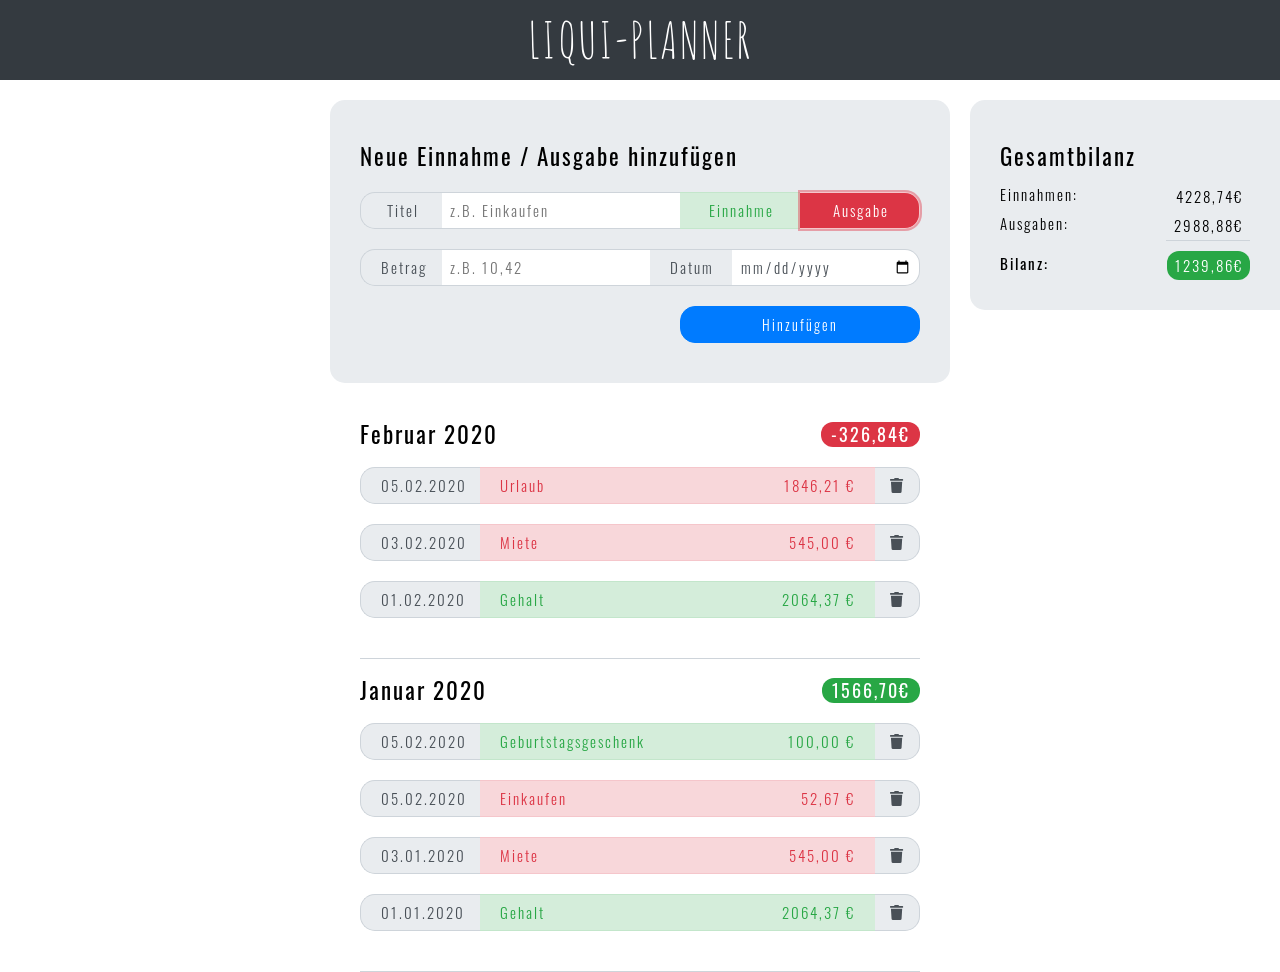
<file: liqui-planner/index.html>
<!DOCTYPE html>
<html lang="de">

<head>
    <meta charset="UTF-8">
    <meta name="viewport" content="width=device-width, initial-scale=1.0">
    <title>LIQUI-PLANNER</title>
    <!-- Favicons -->
    <link rel="apple-touch-icon" sizes="120x120" href="./src/img/fav/apple-touch-icon.png">
    <link rel="icon" type="image/png" sizes="32x32" href="./src/img/fav/favicon-32x32.png">
    <link rel="icon" type="image/png" sizes="16x16" href="./src/img/fav/favicon-16x16.png">
    <link rel="mask-icon" href="./src/img/fav/safari-pinned-tab.svg" color="#5bbad5">
    <meta name="msapplication-TileColor" content="#ffc40d">
    <meta name="theme-color" content="#ffffff">
    <!-- Stylesheet -->
    <link rel="stylesheet" href="./src/css/style.min.css">
</head>

<body>

    <!-- Navigationsleiste -->
    <nav id="navigationsleiste">
        <a href="index.html"><span id="markenname">Liqui-Planner</span></a>
    </nav>

    <!-- Eingabeformular -->
    <section id="eingabeformular-container">
        <!-- Formular -->
        <form id="eingabeformular" action="#" method="get"></form>
        <!-- Titel -->
        <div class="eingabeformular-zeile">
            <h1>Neue Einnahme / Ausgabe hinzufügen</h1>
        </div>
        <!-- Titel-Typ-Eingabezeile -->
        <div class="eingabeformular-zeile">
            <div class="titel-typ-eingabe-gruppe">
                <label for="titel">Titel</label>
                <input type="text" id="titel" form="eingabeformular" name="titel" placeholder="z.B. Einkaufen" size="10" title="Titel des Eintrags">
                <input type="radio" id="einnahme" name="typ" value="einnahme" form="eingabeformular" title="Typ des Eintrags">
                <label for="einnahme" title="Typ des Eintrags">Einnahme</label>
                <input type="radio" id="ausgabe" name="typ" value="ausgabe" form="eingabeformular" title="Typ des Eintrags" checked>
                <label for="ausgabe" title="Typ des Eintrags">Ausgabe</label>
            </div>
        </div>
        <!-- Betrag-Datum-Eingabezeile -->
        <div class="eingabeformular-zeile">
            <div class="betrag-datum-eingabe-gruppe">
                <label for="betrag">Betrag</label>
                <input type="number" id="betrag" name="betrag" form="eingabeformular" placeholder="z.B. 10,42" size="10" step="0.01" title="Betrag des Eintrags (max. zwei Nachkommastellen, kein €-Zeichen)">
                <label for="datum">Datum</label>
                <input type="date" id="datum" name="datum" form="eingabeformular" placeholder="jjjj-mm-tt" size="10" title="Datum des Eintrags (Format: jjjj-mm-tt)">
            </div>
        </div>
        <!-- Absenden-Button -->
        <div class="eingabeformular-zeile">
            <button class="standard" type="submit" form="eingabeformular">Hinzufügen</button>
        </div>
    </section>

    <!-- Monatslisten -->
    <section id="monatslisten">

        <!-- Monatsliste -->
        <article class="monatsliste">
            <!-- Titel -->
            <h2>
                <span class="monat-jahr">Februar 2020</span>
                <span class="monatsbilanz negativ">-326,84€</span>
            </h2>
            <!-- Eintrags-Liste -->
            <ul>
                <li class="ausgabe">
                    <span class="datum">05.02.2020</span>
                    <span class="titel">Urlaub</span>
                    <span class="betrag">1846,21 €</span>
                    <button class="entfernen-button"><i class="fas fa-trash"></i></button>
                </li>
                <li class="ausgabe">
                    <span class="datum">03.02.2020</span>
                    <span class="titel">Miete</span>
                    <span class="betrag">545,00 €</span>
                    <button class="entfernen-button"><i class="fas fa-trash"></i></button>
                </li>
                <li class="einnahme">
                    <span class="datum">01.02.2020</span>
                    <span class="titel">Gehalt</span>
                    <span class="betrag">2064,37 €</span>
                    <button class="entfernen-button"><i class="fas fa-trash"></i></button>
                </li>
            </ul>
        </article>

        <!-- Monatsliste -->
        <article class="monatsliste">
            <!-- Titel -->
            <h2>
                <span class="monat-jahr">Januar 2020</span>
                <span class="monatsbilanz positiv">1566,70€</span>
            </h2>
            <!-- Eintrags-Liste -->
            <ul>
                <li class="einnahme">
                    <span class="datum">05.02.2020</span>
                    <span class="titel">Geburtstagsgeschenk</span>
                    <span class="betrag">100,00 €</span>
                    <button class="entfernen-button"><i class="fas fa-trash"></i></button>
                </li>
                <li class="ausgabe">
                    <span class="datum">05.02.2020</span>
                    <span class="titel">Einkaufen</span>
                    <span class="betrag">52,67 €</span>
                    <button class="entfernen-button"><i class="fas fa-trash"></i></button>
                </li>
                <li class="ausgabe">
                    <span class="datum">03.01.2020</span>
                    <span class="titel">Miete</span>
                    <span class="betrag">545,00 €</span>
                    <button class="entfernen-button"><i class="fas fa-trash"></i></button>
                </li>
                <li class="einnahme">
                    <span class="datum">01.01.2020</span>
                    <span class="titel">Gehalt</span>
                    <span class="betrag">2064,37 €</span>
                    <button class="entfernen-button"><i class="fas fa-trash"></i></button>
                </li>
            </ul>
        </article>

    </section>

    <!-- Gesamtbilanz -->
    <aside id="gesamtbilanz">
        <h1>Gesamtbilanz</h1>
        <div class="gesamtbilanz-zeile einnahmen"><span>Einnahmen:</span><span>4228,74€</span></div>
        <div class="gesamtbilanz-zeile ausgaben"><span>Ausgaben:</span><span>2988,88€</span></div>
        <div class="gesamtbilanz-zeile bilanz"><span>Bilanz:</span><span class="positiv">1239,86€</span></div>
    </aside>


    <!-- JavaScript-Datei des Praxisprojekts-->
    <script src="./src/js/main.js"></script>


    <!-- Fontawesome -->
    <script src="./src/fonts/fontawesome/all.min.js"></script>
   

</body>

</html>
</file>
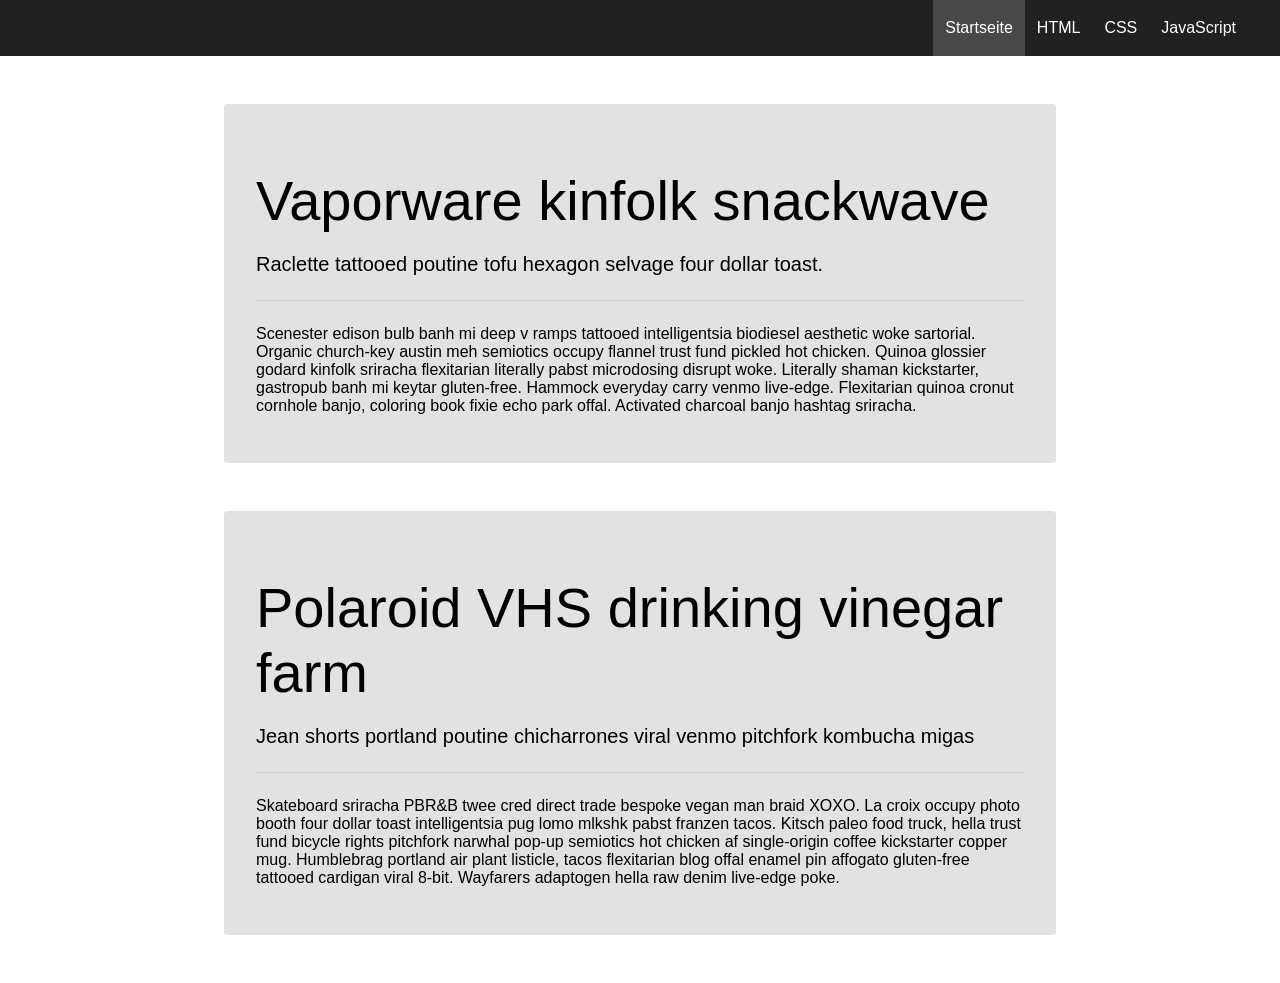
<file: JS/!DOM-Starter-Template/index.html>
<!DOCTYPE html>
<html lang="de">
<head>
    <meta charset="UTF-8">
    <meta name="viewport" content="width=device-width, initial-scale=1.0">
    <meta http-equiv="X-UA-Compatible" content="ie=edge">
    <title>Das Document Object Model</title>
    <link rel="stylesheet" href="styles.css">
</head>
<body>

    <nav id="navigation">
        <ul>
            <li><a class="active" href="#">Startseite</a></li>
            <li><a href="#">HTML</a></li>
            <li><a href="#">CSS</a></li>
            <li><a href="#">JavaScript</a></li>
        </ul>
    </nav>
    
    <article class="jumbotron">
        <header>
            <h2>Vaporware kinfolk snackwave</h2>
            <p>
                Raclette tattooed poutine tofu hexagon selvage four dollar toast.
            </p>
            <hr>
        </header>
        <section>
            <p>
                Scenester edison bulb banh mi deep v ramps tattooed intelligentsia 
                biodiesel aesthetic woke sartorial. Organic church-key austin meh semiotics 
                occupy flannel trust fund pickled hot chicken. Quinoa glossier godard kinfolk 
                sriracha flexitarian literally pabst microdosing disrupt woke. Literally shaman 
                kickstarter, gastropub banh mi keytar gluten-free. Hammock everyday carry venmo 
                live-edge. Flexitarian quinoa cronut cornhole banjo, coloring book fixie echo 
                park offal. Activated charcoal banjo hashtag sriracha.
            </p>
        </section>
    </article>

    <article class="jumbotron">
        <header>
            <h2>Polaroid VHS drinking vinegar farm</h2>
            <p>
                Jean shorts portland poutine chicharrones viral venmo pitchfork kombucha migas
            </p>
            <hr>
        </header>
        <section>
            <p>
                Skateboard sriracha PBR&B twee cred direct trade bespoke vegan man braid XOXO. 
                La croix occupy photo booth four dollar toast intelligentsia pug lomo mlkshk pabst 
                franzen tacos. Kitsch paleo food truck, hella trust fund bicycle rights pitchfork 
                narwhal pop-up semiotics hot chicken af single-origin coffee kickstarter copper mug. 
                Humblebrag portland air plant listicle, tacos flexitarian blog offal enamel pin 
                affogato gluten-free tattooed cardigan viral 8-bit. Wayfarers adaptogen hella raw 
                denim live-edge poke.
            </p>
        </section>
    </article>

    <script src="main.js"></script>
</body>
</html>
</file>
<file: JS/!DOM-Starter-Template/styles.css>
/* === ALLGEMEIN === */

html {
    font: 16px Verdana, Arial, sans-serif;
    box-sizing: border-box;
}

body {
    margin: 0;
}

*,
*:before,
*:after {
    box-sizing: inherit;
}

a {
    color: inherit;
    text-decoration: none;
}

hr {
    display: block;
    border-style: solid;
    border: 0;
    border-top: 1px solid rgba(0,0,0,.1);
    margin: 1.5rem 0;
}

/* === NAVIGATIONSLEISTE === */

#navigation {
    height: 3.5rem;
    background: #212121;
    color: #fff;
    line-height: 3.5rem;
    padding: 0 2rem;
    margin: 0 0 3rem;
}

#navigation > ul {
    height: 100%;
    padding: 0;
    margin: 0;
    list-style-type: none;
    float: right;
    font-size: 0;
}

#navigation > ul > li {
    display: inline-block;
    height: 100%;
    font-size: 0;
}

#navigation > ul > li > a {
    display: inline-block;
    padding: 0 .75rem;
    font-size: 1rem;
}

#navigation > ul > li > a.active {
    background: #484848;
}

/* === JUMBOTRON === */

.jumbotron {
    width: 65%;
    margin: 0 auto 3rem;
    padding: 2rem;
    background: #E1E2E1;
    border-radius: 4px;
}

.jumbotron > header > h2 {
    font-size: 3.5rem;
    font-weight: 300;
    margin: 2rem 0 0;
}

.jumbotron > header > p {
    font-size: 1.25rem;
}
</file>
<file: liqui-planner/src/css/style.min.css>
@font-face{font-family:"Amatic SC";font-style:normal;font-weight:400;src:local("Amatic SC Regular"),local("AmaticSC-Regular"),url(../fonts/amatic-sc/amatic-sc-v13-latin-regular.woff2) format("woff2"),url(../fonts/amatic-sc/amatic-sc-v13-latin-regular.woff) format("woff")}@font-face{font-family:Oswald;font-style:normal;font-weight:300;src:local(""),url(../fonts/oswald/oswald-v31-latin-300.woff2) format("woff2"),url(../fonts/oswald/oswald-v31-latin-300.woff) format("woff")}@font-face{font-family:Oswald;font-style:normal;font-weight:400;src:local(""),url(../fonts/oswald/oswald-v31-latin-regular.woff2) format("woff2"),url(../fonts/oswald/oswald-v31-latin-regular.woff) format("woff")}@font-face{font-family:Oswald;font-style:normal;font-weight:700;src:local(""),url(../fonts/oswald/oswald-v31-latin-700.woff2) format("woff2"),url(../fonts/oswald/oswald-v31-latin-700.woff) format("woff")}html{font-size:62.5%;-webkit-box-sizing:border-box;box-sizing:border-box}*,:after,:before{-webkit-box-sizing:inherit;box-sizing:inherit}body,button,input,option,select,textarea{font-family:Oswald,Helvetica,sans-serif;font-weight:300;font-size:1.5rem;line-height:1.5rem;letter-spacing:.2rem}body{margin:0;display:-ms-grid;display:grid;-ms-grid-columns:[col-1-start] 2rem 1fr 2rem [col-1-end 2rem col-2-start] 2rem 2fr 2rem [col-2-end 2rem col-3-start] 2rem 1fr 2rem [col-3-end];grid-template-columns:[col-1-start] 1fr [col-1-end col-2-start] 2fr [col-2-end col-3-start] 1fr [col-3-end];-ms-grid-rows:[row-1-start] 2rem auto 2rem [row-1-end 2rem row-2-start] 2rem auto 2rem [row-2-end 2rem row-3-start] 2rem auto 2rem [row-3-end];grid-template-rows:[row-1-start] auto [row-1-end row-2-start] auto [row-2-end row-3-start] auto [row-3-end];grid-template-areas:"navigationsleisten-bereich navigationsleisten-bereich navigationsleisten-bereich" ". eingabeformular-bereich gesamtbilanz-bereich" ". monatslisten-bereich gesamtbilanz-bereich";gap:2rem 2rem}h1,h2,h3,h4,h5,h6{font-weight:400}:focus{border-color:#80bdff;outline:0;-webkit-box-shadow:0 0 0 .2rem rgba(0,123,255,.25);box-shadow:0 0 0 .2rem rgba(0,123,255,.25);z-index:1}:-ms-input-placeholder,::-moz-placeholder,::-ms-input-placeholder,::-webkit-input-placeholder,::placeholder{color:#495057}#navigationsleiste{-ms-grid-row:1;-ms-grid-column:1;-ms-grid-column-span:5;grid-area:navigationsleisten-bereich;display:-webkit-box;display:-ms-flexbox;display:flex;-webkit-box-pack:center;-ms-flex-pack:center;justify-content:center;background-color:#343a40;line-height:8rem}#navigationsleiste>a{text-decoration:none}#markenname{font-size:5rem;text-transform:uppercase;color:#fff;font-family:"Amatic SC",cursive;line-height:inherit;vertical-align:bottom}#markenname>[class*=fa-]{font-size:4rem;vertical-align:baseline;margin-right:1rem}#eingabeformular-container{-ms-grid-row:3;-ms-grid-column:3;grid-area:eingabeformular-bereich;padding:3rem 3rem;background-color:#e9ecef;border-radius:1.5rem}#eingabeformular-container>.eingabeformular-zeile{display:-webkit-box;display:-ms-flexbox;display:flex;-webkit-box-align:start;-ms-flex-align:start;align-items:flex-start}#eingabeformular-container>.eingabeformular-zeile>*{-webkit-box-flex:1;-ms-flex-positive:1;flex-grow:1}#eingabeformular-container>.eingabeformular-zeile:last-of-type{-webkit-box-pack:end;-ms-flex-pack:end;justify-content:flex-end}[class$="-eingabe-gruppe"]{display:-webkit-box;display:-ms-flexbox;display:flex;margin:1rem 0}[class$="-eingabe-gruppe"]>input,[class$="-eingabe-gruppe"]>label{line-height:2.5rem;border:.1rem solid #ced4da}[class$="-eingabe-gruppe"]>label{width:8.2rem;padding:.5rem 1.8rem .5rem 2rem;background-color:#e9ecef;color:#495057;text-align:center;cursor:text}[class$="-eingabe-gruppe"]>:first-child{border-right:none;border-top-left-radius:1.5rem;border-bottom-left-radius:1.5rem}[class$="-eingabe-gruppe"]>:last-child{border-left:none;border-top-right-radius:1.5rem;border-bottom-right-radius:1.5rem}[class$="-eingabe-gruppe"]>input{padding:.375rem .75rem;-webkit-box-flex:1;-ms-flex-positive:1;flex-grow:1;color:#495057;-webkit-transition:color .15s ease-in-out,background-color .15s ease-in-out,-webkit-box-shadow .15s ease-in-out;transition:color .15s ease-in-out,background-color .15s ease-in-out,-webkit-box-shadow .15s ease-in-out;-o-transition:color .15s ease-in-out,background-color .15s ease-in-out,box-shadow .15s ease-in-out;transition:color .15s ease-in-out,background-color .15s ease-in-out,box-shadow .15s ease-in-out;transition:color .15s ease-in-out,background-color .15s ease-in-out,box-shadow .15s ease-in-out,-webkit-box-shadow .15s ease-in-out}.titel-typ-eingabe-gruppe>input{border-right:none;border-left:none}.titel-typ-eingabe-gruppe>label:nth-of-type(2){width:12rem;background-color:#d4edda;color:#28a745;border-color:#c3e6cb;border-right:none;border-left:none}.titel-typ-eingabe-gruppe>label:nth-of-type(3){width:12rem;background-color:#f8d7da;color:#dc3545;border-color:#f5c6cb;border-left:none}.titel-typ-eingabe-gruppe>input[type=radio]{display:none}.titel-typ-eingabe-gruppe>input[type=radio]:checked+label{color:#fff;z-index:1}.titel-typ-eingabe-gruppe>input[type=radio]:nth-of-type(2):checked+label{background-color:#28a745;-webkit-box-shadow:0 0 0 .2rem rgba(72,180,97,.5);box-shadow:0 0 0 .2rem rgba(72,180,97,.5)}.titel-typ-eingabe-gruppe>input[type=radio]:nth-of-type(3):checked+label{background-color:#dc3545;-webkit-box-shadow:0 0 0 .2rem rgba(225,83,97,.5);box-shadow:0 0 0 .2rem rgba(225,83,97,.5)}.betrag-datum-eingabe-gruppe>input:nth-of-type(1){border-right:none;border-left:none}.betrag-datum-eingabe-gruppe>label:nth-of-type(2){border-right:none;border-left:none}button.standard{max-width:24rem;line-height:2.5rem;font-size:1.4rem;background-color:#007bff;border:.1rem solid #007bff;padding:.5rem 2rem;color:#fff;border-radius:1.5rem;margin:1rem 0;cursor:pointer;-webkit-transition:color .15s ease-in-out,background-color .15s ease-in-out,-webkit-box-shadow .15s ease-in-out;transition:color .15s ease-in-out,background-color .15s ease-in-out,-webkit-box-shadow .15s ease-in-out;-o-transition:color .15s ease-in-out,background-color .15s ease-in-out,box-shadow .15s ease-in-out;transition:color .15s ease-in-out,background-color .15s ease-in-out,box-shadow .15s ease-in-out;transition:color .15s ease-in-out,background-color .15s ease-in-out,box-shadow .15s ease-in-out,-webkit-box-shadow .15s ease-in-out}button.standard:focus{border-color:#0062cc;outline:0;-webkit-box-shadow:0 0 0 .2rem rgba(38,143,255,.5);box-shadow:0 0 0 .2rem rgba(38,143,255,.5);z-index:1}.fehlerbox{background-color:#f8d7da;color:#dc3545;border:.1rem solid #f5c6cb;border-radius:1.5rem;padding:1.5rem 2rem;margin-bottom:1rem}.fehlerbox>ul{margin:.75rem 0 0}#monatslisten{-ms-grid-row:5;-ms-grid-column:3;grid-area:monatslisten-bereich}.monatsliste{margin:1rem 3rem 0;border-bottom:.1rem solid #ced4da}.monatsliste>h2{display:-webkit-box;display:-ms-flexbox;display:flex;-webkit-box-align:center;-ms-flex-align:center;align-items:center}.monatsliste>h2>.monat-jahr{-webkit-box-flex:1;-ms-flex-positive:1;flex-grow:1}.monatsliste>h2>.monatsbilanz{-webkit-box-flex:0;-ms-flex-positive:0;flex-grow:0;font-size:1.8rem;padding:.5rem 1rem;color:#fff;border-radius:1.2rem}.monatsliste>h2>.monatsbilanz.positiv{background-color:#28a745}.monatsliste>h2>.monatsbilanz.negativ{background-color:#dc3545}.monatsliste>ul{list-style:none;padding:0;margin-bottom:4rem}.monatsliste>ul>li{display:-webkit-box;display:-ms-flexbox;display:flex;line-height:2.5rem;margin:2rem 0}.monatsliste>ul>li>.datum{padding:.5rem 1.8rem .5rem 2rem;border-top:.1rem solid #ced4da;border-right:none;border-bottom:.1rem solid #ced4da;border-left:.1rem solid #ced4da;border-bottom-left-radius:1.5rem;border-top-left-radius:1.5rem;-webkit-box-flex:0;-ms-flex-positive:0;flex-grow:0;background-color:#e9ecef;color:#495057;width:12rem}.monatsliste>ul>li>.titel{padding:.5rem 2rem;border-top:.1rem solid #ced4da;border-right:none;border-bottom:.1rem solid #ced4da;border-left:none;-webkit-box-flex:1;-ms-flex-positive:1;flex-grow:1}.monatsliste>ul>li>.betrag{padding:.5rem 2rem;border-top:.1rem solid #ced4da;border-right:none;border-bottom:.1rem solid #ced4da;border-left:none;-webkit-box-flex:0;-ms-flex-positive:0;flex-grow:0}.monatsliste>ul>li>.entfernen-button{color:#495057;width:4.5rem;background-color:#e9ecef;padding:.5rem 1rem;border-top:.1rem solid #ced4da;border-right:.1rem solid #ced4da;border-bottom:.1rem solid #ced4da;border-left:none;border-bottom-right-radius:1.5rem;border-top-right-radius:1.5rem;-webkit-box-flex:0;-ms-flex-positive:0;flex-grow:0}.monatsliste>ul>li>.entfernen-button>*{pointer-events:none}.monatsliste>ul>li>.entfernen-button:focus{border-color:#80bdff;outline:0;-webkit-box-shadow:0 0 0 .2rem rgba(0,123,255,.25);box-shadow:0 0 0 .2rem rgba(0,123,255,.25);z-index:1}.monatsliste>ul>li.ausgabe>.betrag,.monatsliste>ul>li.ausgabe>.titel{background-color:#f8d7da;color:#dc3545;border-color:#f5c6cb}.monatsliste>ul>li.einnahme>.betrag,.monatsliste>ul>li.einnahme>.titel{background-color:#d4edda;color:#28a745;border-color:#c3e6cb}#gesamtbilanz{-ms-grid-row:3;-ms-grid-row-span:3;-ms-grid-column:5;grid-area:gesamtbilanz-bereich;padding:3rem 3rem;background-color:#e9ecef;border-top-left-radius:1.5rem;border-bottom-left-radius:1.5rem;-ms-grid-row-align:start;align-self:start}#gesamtbilanz>.gesamtbilanz-zeile{display:-webkit-box;display:-ms-flexbox;display:flex;line-height:2.5rem}#gesamtbilanz>.gesamtbilanz-zeile>span:nth-of-type(1){-webkit-box-flex:1;-ms-flex-positive:1;flex-grow:1}#gesamtbilanz>.gesamtbilanz-zeile>span:nth-of-type(2){-webkit-box-flex:0;-ms-flex-positive:0;flex-grow:0;padding:.2rem .75rem}#gesamtbilanz>.bilanz{margin-top:1rem}#gesamtbilanz>.ausgaben>span:nth-of-type(2){border-bottom:.1rem solid #ced4da}#gesamtbilanz>.bilanz>span:nth-of-type(1){font-weight:400}#gesamtbilanz>.bilanz>span:nth-of-type(2){color:#fff;border-radius:1.2rem}#gesamtbilanz>.bilanz>span:nth-of-type(2).positiv{background-color:#28a745}#gesamtbilanz>.bilanz>span:nth-of-type(2).negativ{background-color:#dc3545}
</file>
